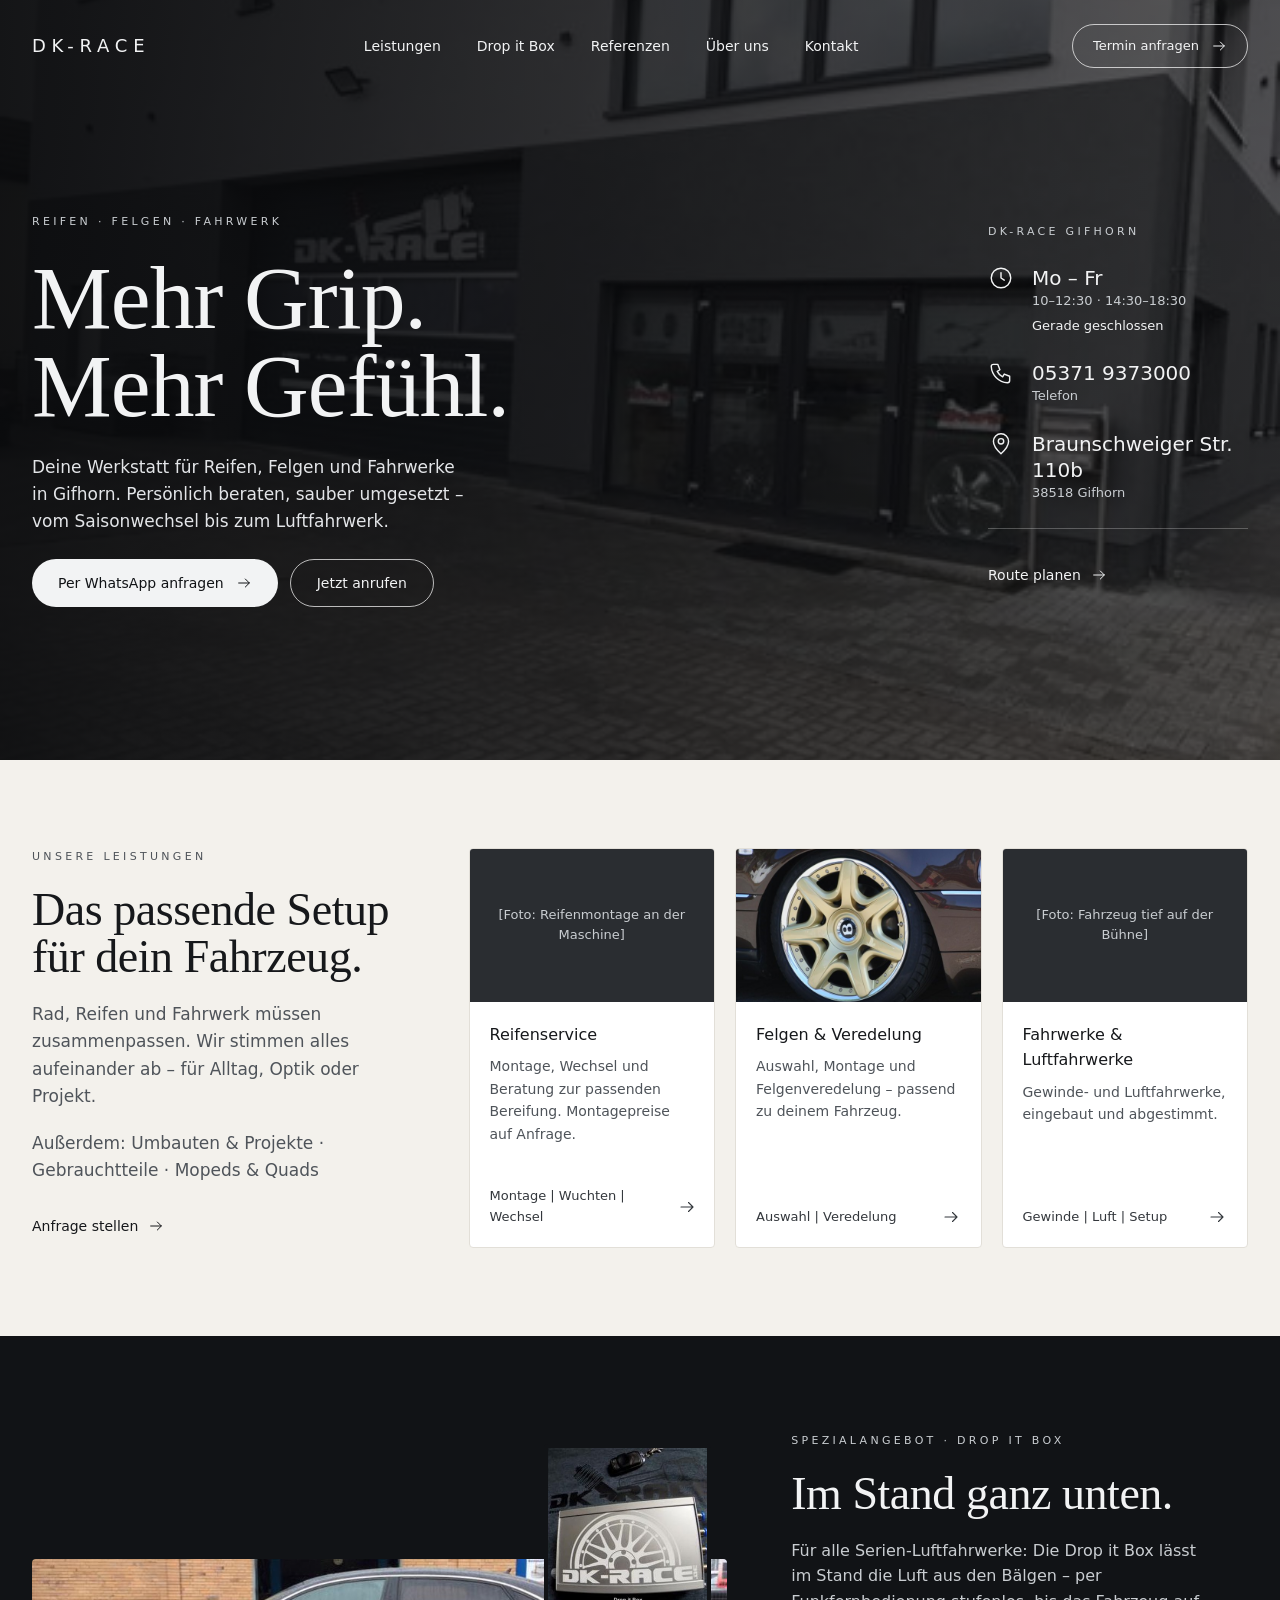
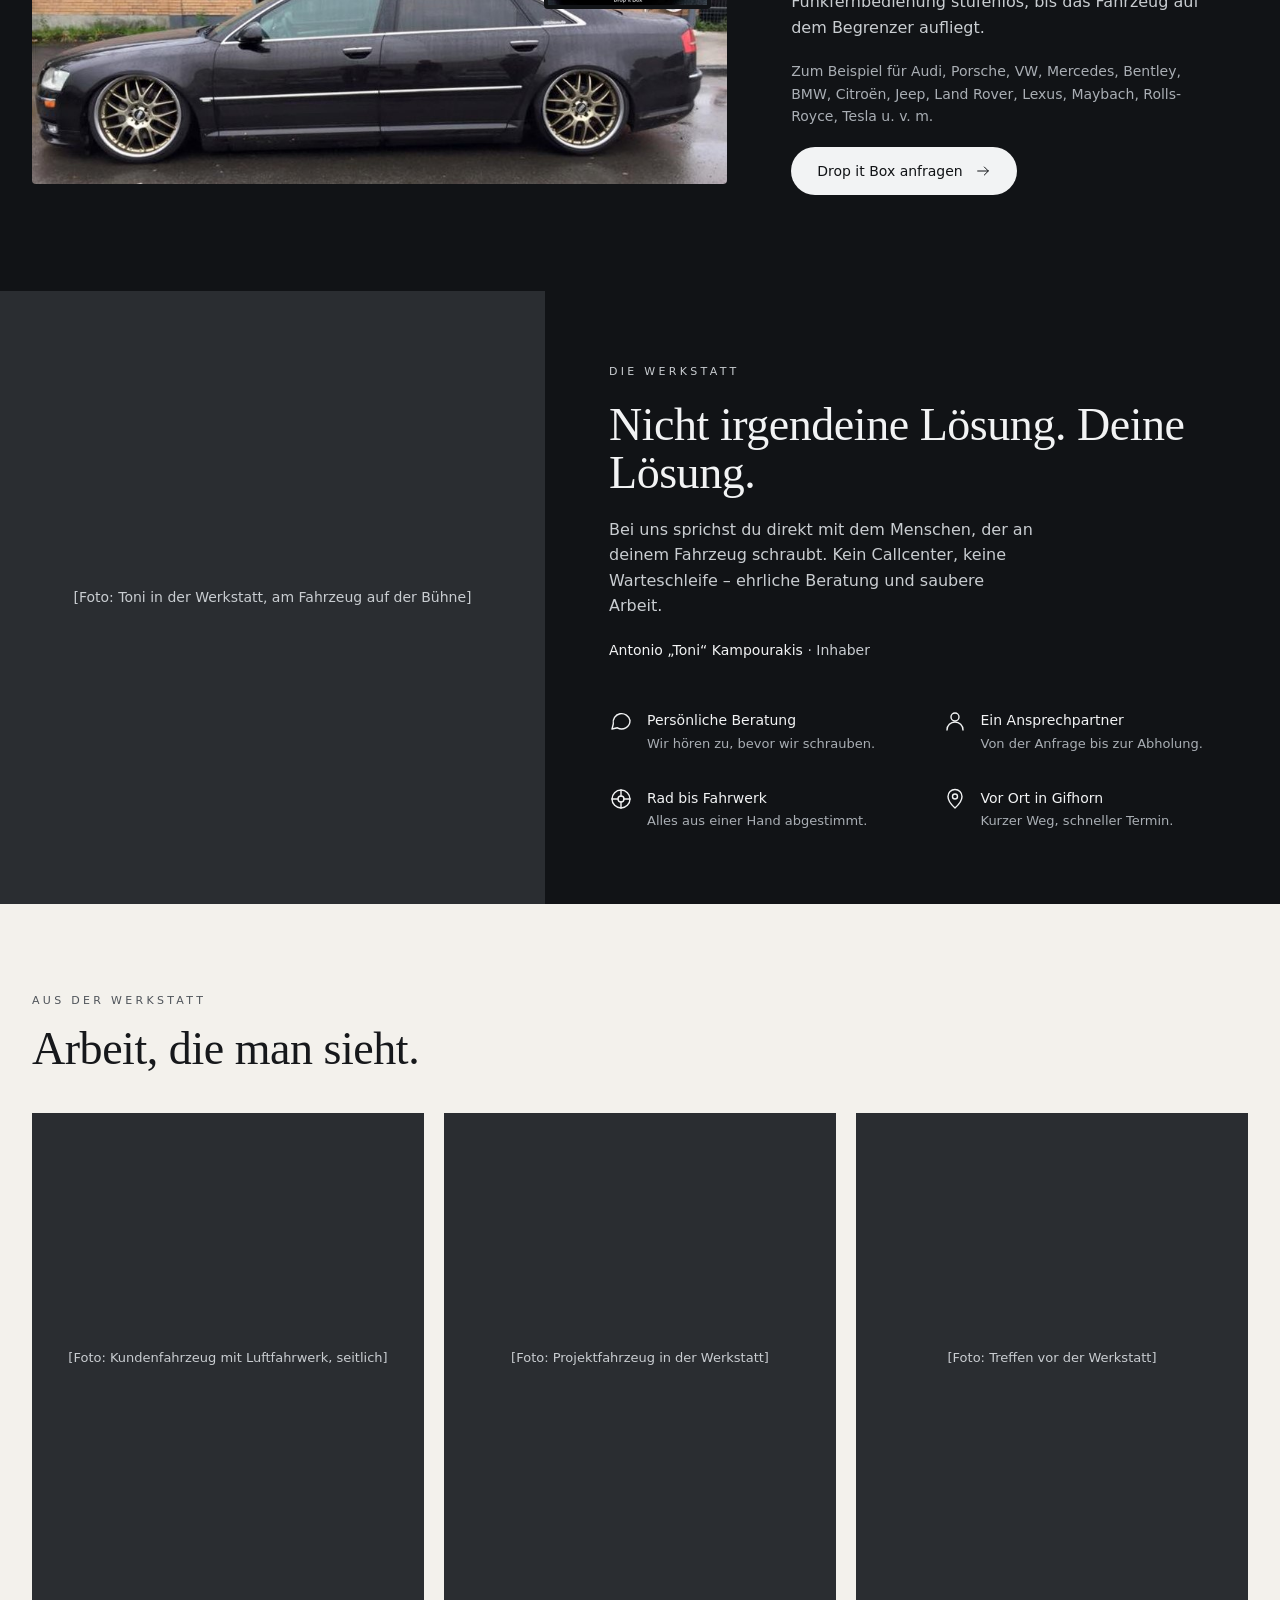
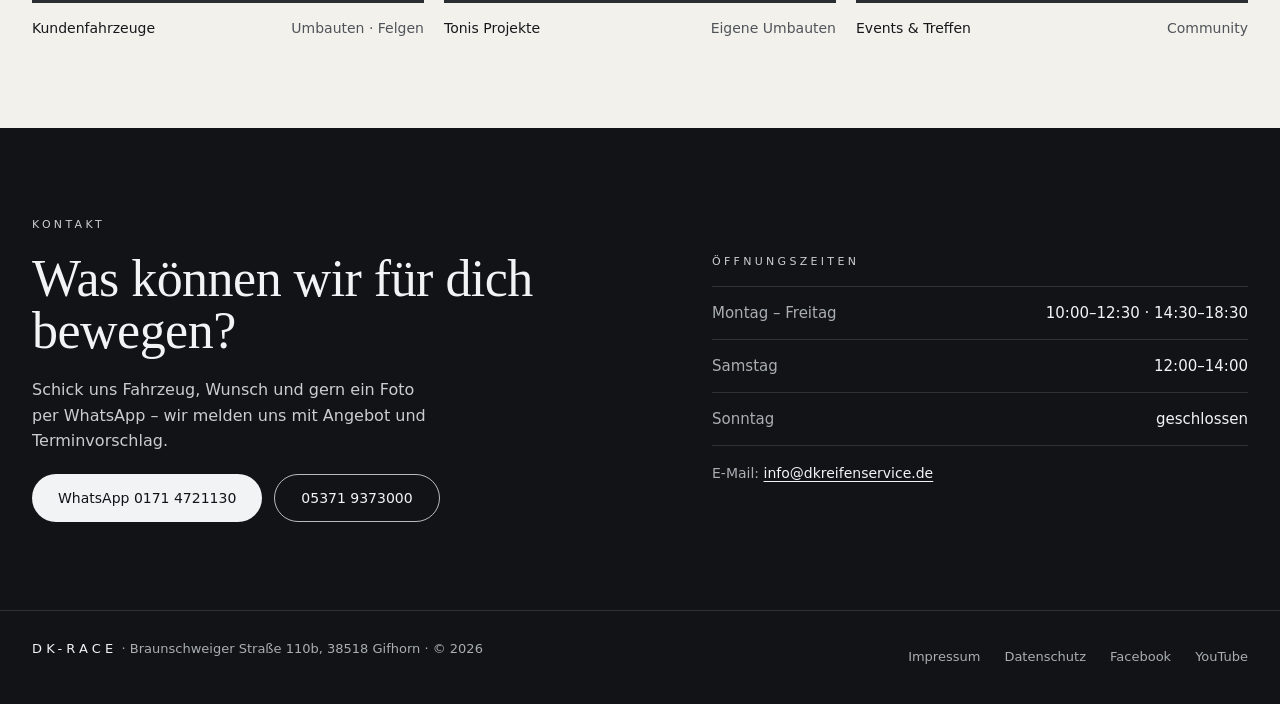
<file: index.html>
<!doctype html>
<html lang="de">
<head>
  <meta charset="utf-8">
  <meta name="viewport" content="width=device-width, initial-scale=1">
  <title>DK-Race | Reifen, Felgen &amp; Fahrwerke in Gifhorn</title>
  <meta name="description" content="DK-Race / DK-Reifenservice in Gifhorn: Reifenservice, Felgen und Felgenveredelung, Fahrwerke und Luftfahrwerke. Persönliche Beratung bei Antonio Kampourakis.">
  <meta property="og:type" content="website">
  <meta property="og:title" content="DK-Race – Reifen, Felgen &amp; Fahrwerke in Gifhorn">
  <meta property="og:description" content="Persönlich beraten, sauber umgesetzt – vom Saisonwechsel bis zum Luftfahrwerk.">
  <meta property="og:image" content="assets/images/workshop-exterior.jpg">
  <meta name="theme-color" content="#111316">
  <link rel="icon" href="favicon.svg" type="image/svg+xml">
  <link rel="stylesheet" href="styles.css">
  <script src="script.js" defer></script>
  <script type="application/ld+json">
  {
    "@context": "https://schema.org",
    "@type": "AutoRepair",
    "name": "DK-Reifenservice / DK-Race",
    "founder": "Antonio Kampourakis",
    "image": "assets/images/workshop-exterior.jpg",
    "telephone": "+49 5371 9373000",
    "email": "info@dkreifenservice.de",
    "address": {
      "@type": "PostalAddress",
      "streetAddress": "Braunschweiger Straße 110b",
      "postalCode": "38518",
      "addressLocality": "Gifhorn",
      "addressCountry": "DE"
    },
    "openingHoursSpecification": [
      { "@type": "OpeningHoursSpecification", "dayOfWeek": ["Monday","Tuesday","Wednesday","Thursday","Friday"], "opens": "10:00", "closes": "12:30" },
      { "@type": "OpeningHoursSpecification", "dayOfWeek": ["Monday","Tuesday","Wednesday","Thursday","Friday"], "opens": "14:30", "closes": "18:30" },
      { "@type": "OpeningHoursSpecification", "dayOfWeek": "Saturday", "opens": "12:00", "closes": "14:00" }
    ]
  }
  </script>
</head>
<body>
  <a class="skip-link" href="#inhalt">Zum Inhalt springen</a>

  <section class="hero" id="top">
    <img class="hero__bg" src="assets/images/workshop-exterior.jpg" alt="" width="508" height="381" fetchpriority="high">

    <header class="header wrap">
      <a class="wordmark" href="#top" aria-label="DK-Race – Startseite">DK-RACE</a>
      <button class="menu-toggle" type="button" aria-expanded="false" aria-controls="nav" data-menu-toggle>
        <span class="sr-only">Menü</span>
        <svg width="24" height="24" viewBox="0 0 24 24" aria-hidden="true"><path d="M4 7h16M4 12h16M4 17h16"/></svg>
      </button>
      <nav class="nav" id="nav" aria-label="Hauptnavigation">
        <a href="#leistungen">Leistungen</a>
        <a href="#dropitbox">Drop it Box</a>
        <a href="#referenzen">Referenzen</a>
        <a href="#werkstatt">Über uns</a>
        <a href="#kontakt">Kontakt</a>
      </nav>
      <a class="btn btn--ghost btn--sm header__cta" href="https://wa.me/491714721130">Termin anfragen <svg class="arrow" viewBox="0 0 24 24" aria-hidden="true"><path d="M4 12h16M14 6l6 6-6 6"/></svg></a>
    </header>

    <div class="hero__body wrap">
      <div class="hero__text">
        <p class="eyebrow">Reifen · Felgen · Fahrwerk</p>
        <h1>Mehr Grip.<br>Mehr Gefühl.</h1>
        <p class="lead">Deine Werkstatt für Reifen, Felgen und Fahrwerke in Gifhorn. Persönlich beraten, sauber umgesetzt – vom Saisonwechsel bis zum Luftfahrwerk.</p>
        <div class="actions">
          <a class="btn btn--solid" href="https://wa.me/491714721130">Per WhatsApp anfragen <svg class="arrow" viewBox="0 0 24 24" aria-hidden="true"><path d="M4 12h16M14 6l6 6-6 6"/></svg></a>
          <a class="btn btn--ghost" href="tel:+4953719373000">Jetzt anrufen</a>
        </div>
      </div>

      <aside class="glance" aria-label="Auf einen Blick">
        <p class="eyebrow">DK-Race Gifhorn</p>
        <div class="glance__row">
          <svg class="icon" viewBox="0 0 24 24" aria-hidden="true"><circle cx="12" cy="12" r="9"/><path d="M12 7v5l3 2"/></svg>
          <div><strong>Mo – Fr</strong><span>10–12:30 · 14:30–18:30</span><span class="open-state" data-open-state></span></div>
        </div>
        <div class="glance__row">
          <svg class="icon" viewBox="0 0 24 24" aria-hidden="true"><path d="M5 4h4l2 5-2.5 1.5a11 11 0 0 0 5 5L15 13l5 2v4a2 2 0 0 1-2 2A16 16 0 0 1 3 6a2 2 0 0 1 2-2"/></svg>
          <div><a href="tel:+4953719373000"><strong>05371 9373000</strong></a><span>Telefon</span></div>
        </div>
        <div class="glance__row">
          <svg class="icon" viewBox="0 0 24 24" aria-hidden="true"><path d="M12 21s-7-6.2-7-11.5a7 7 0 0 1 14 0C19 14.8 12 21 12 21z"/><circle cx="12" cy="9.5" r="2.5"/></svg>
          <div><strong>Braunschweiger Str. 110b</strong><span>38518 Gifhorn</span></div>
        </div>
        <hr>
        <a class="link-arrow" href="https://www.openstreetmap.org/search?query=Braunschweiger%20Stra%C3%9Fe%20110b%2C%2038518%20Gifhorn" target="_blank" rel="noopener noreferrer">Route planen <svg class="arrow" viewBox="0 0 24 24" aria-hidden="true"><path d="M4 12h16M14 6l6 6-6 6"/></svg></a>
      </aside>
    </div>
  </section>

  <main id="inhalt">
    <section class="light" id="leistungen" aria-labelledby="leistungen-titel">
      <div class="wrap split">
        <div class="split__intro">
          <p class="eyebrow">Unsere Leistungen</p>
          <h2 id="leistungen-titel">Das passende Setup für dein Fahrzeug.</h2>
          <p class="muted">Rad, Reifen und Fahrwerk müssen zusammenpassen. Wir stimmen alles aufeinander ab – für Alltag, Optik oder Projekt.</p>
          <p class="small muted">Außerdem: Umbauten &amp; Projekte · Gebrauchtteile · Mopeds &amp; Quads</p>
          <a class="link-arrow" href="#kontakt">Anfrage stellen <svg class="arrow" viewBox="0 0 24 24" aria-hidden="true"><path d="M4 12h16M14 6l6 6-6 6"/></svg></a>
        </div>
        <div class="cards">
          <article class="card">
            <div class="ph ph--card">[Foto: Reifenmontage an der Maschine]</div>
            <div class="card__body">
              <h3>Reifenservice</h3>
              <p>Montage, Wechsel und Beratung zur passenden Bereifung. Montagepreise auf Anfrage.</p>
              <div class="card__meta"><span>Montage | Wuchten | Wechsel</span><a href="https://wa.me/491714721130" aria-label="Reifenservice anfragen"><svg class="arrow" viewBox="0 0 24 24" aria-hidden="true"><path d="M4 12h16M14 6l6 6-6 6"/></svg></a></div>
            </div>
          </article>
          <article class="card">
            <img src="assets/images/felge-veredelung.jpg" alt="Mehrteilige Felge mit goldenem Stern und poliertem Felgenbett an einer Limousine" width="640" height="480" loading="lazy">
            <div class="card__body">
              <h3>Felgen &amp; Veredelung</h3>
              <p>Auswahl, Montage und Felgenveredelung – passend zu deinem Fahrzeug.</p>
              <div class="card__meta"><span>Auswahl | Veredelung</span><a href="https://wa.me/491714721130" aria-label="Felgen anfragen"><svg class="arrow" viewBox="0 0 24 24" aria-hidden="true"><path d="M4 12h16M14 6l6 6-6 6"/></svg></a></div>
            </div>
          </article>
          <article class="card">
            <div class="ph ph--card">[Foto: Fahrzeug tief auf der Bühne]</div>
            <div class="card__body">
              <h3>Fahrwerke &amp; Luftfahrwerke</h3>
              <p>Gewinde- und Luftfahrwerke, eingebaut und abgestimmt.</p>
              <div class="card__meta"><span>Gewinde | Luft | Setup</span><a href="https://wa.me/491714721130" aria-label="Fahrwerk anfragen"><svg class="arrow" viewBox="0 0 24 24" aria-hidden="true"><path d="M4 12h16M14 6l6 6-6 6"/></svg></a></div>
            </div>
          </article>
        </div>
      </div>
    </section>

    <section class="drop" id="dropitbox" aria-labelledby="drop-titel">
      <div class="drop__media">
        <img class="drop__car" src="assets/images/dropitbox-audi.jpg" alt="Schwarze Limousine mit Luftfahrwerk, im Stand komplett abgesenkt, vor der Werkstatt" width="924" height="298" loading="lazy">
        <img class="drop__box" src="assets/images/dropitbox.jpg" alt="Drop it Box: Steuergerät mit DK-Race-Gravur und Funkfernbedienung" width="295" height="292" loading="lazy">
      </div>
      <div class="drop__text">
        <p class="eyebrow">Spezialangebot · Drop it Box</p>
        <h2 id="drop-titel">Im Stand ganz unten.</h2>
        <p class="muted">Für alle Serien-Luftfahrwerke: Die Drop it Box lässt im Stand die Luft aus den Bälgen – per Funkfernbedienung stufenlos, bis das Fahrzeug auf dem Begrenzer aufliegt.</p>
        <p class="small">Zum Beispiel für Audi, Porsche, VW, Mercedes, Bentley, BMW, Citroën, Jeep, Land Rover, Lexus, Maybach, Rolls-Royce, Tesla u. v. m.</p>
        <div class="actions">
          <a class="btn btn--solid" href="https://wa.me/491714721130">Drop it Box anfragen <svg class="arrow" viewBox="0 0 24 24" aria-hidden="true"><path d="M4 12h16M14 6l6 6-6 6"/></svg></a>
        </div>
      </div>
    </section>

    <section class="about" id="werkstatt" aria-labelledby="werkstatt-titel">
      <div class="ph about__img">[Foto: Toni in der Werkstatt, am Fahrzeug auf der Bühne]</div>
      <div class="about__body">
        <div class="about__text">
          <p class="eyebrow">Die Werkstatt</p>
          <h2 id="werkstatt-titel">Nicht irgendeine Lösung. Deine Lösung.</h2>
          <p class="muted">Bei uns sprichst du direkt mit dem Menschen, der an deinem Fahrzeug schraubt. Kein Callcenter, keine Warteschleife – ehrliche Beratung und saubere Arbeit.</p>
          <p class="small">Antonio „Toni“ Kampourakis <span class="muted">· Inhaber</span></p>
        </div>
        <ul class="features">
          <li><svg class="icon" viewBox="0 0 24 24" aria-hidden="true"><path d="M21 11.5a8.4 8.4 0 0 1-12.6 7.3L3 20l1.3-5.2A8.5 8.5 0 1 1 21 11.5z"/></svg><div><h3>Persönliche Beratung</h3><p>Wir hören zu, bevor wir schrauben.</p></div></li>
          <li><svg class="icon" viewBox="0 0 24 24" aria-hidden="true"><circle cx="12" cy="8" r="4"/><path d="M4 21a8 8 0 0 1 16 0"/></svg><div><h3>Ein Ansprechpartner</h3><p>Von der Anfrage bis zur Abholung.</p></div></li>
          <li><svg class="icon" viewBox="0 0 24 24" aria-hidden="true"><circle cx="12" cy="12" r="9"/><circle cx="12" cy="12" r="3"/><path d="M12 3v6M12 15v6M3 12h6M15 12h6"/></svg><div><h3>Rad bis Fahrwerk</h3><p>Alles aus einer Hand abgestimmt.</p></div></li>
          <li><svg class="icon" viewBox="0 0 24 24" aria-hidden="true"><path d="M12 21s-7-6.2-7-11.5a7 7 0 0 1 14 0C19 14.8 12 21 12 21z"/><circle cx="12" cy="9.5" r="2.5"/></svg><div><h3>Vor Ort in Gifhorn</h3><p>Kurzer Weg, schneller Termin.</p></div></li>
        </ul>
      </div>
    </section>

    <section class="light" id="referenzen" aria-labelledby="referenzen-titel">
      <div class="wrap">
        <div class="section-head">
          <div>
            <p class="eyebrow">Aus der Werkstatt</p>
            <h2 id="referenzen-titel">Arbeit, die man sieht.</h2>
          </div>
        </div>
        <div class="gallery">
          <figure><div class="ph ph--tall">[Foto: Kundenfahrzeug mit Luftfahrwerk, seitlich]</div><figcaption><span>Kundenfahrzeuge</span><span class="muted">Umbauten · Felgen</span></figcaption></figure>
          <figure><div class="ph ph--tall">[Foto: Projektfahrzeug in der Werkstatt]</div><figcaption><span>Tonis Projekte</span><span class="muted">Eigene Umbauten</span></figcaption></figure>
          <figure><div class="ph ph--tall">[Foto: Treffen vor der Werkstatt]</div><figcaption><span>Events &amp; Treffen</span><span class="muted">Community</span></figcaption></figure>
        </div>
      </div>
    </section>

    <section class="contact" id="kontakt" aria-labelledby="kontakt-titel">
      <div class="wrap split split--center">
        <div class="contact__text">
          <p class="eyebrow">Kontakt</p>
          <h2 id="kontakt-titel">Was können wir für dich bewegen?</h2>
          <p class="muted">Schick uns Fahrzeug, Wunsch und gern ein Foto per WhatsApp – wir melden uns mit Angebot und Terminvorschlag.</p>
          <div class="actions">
            <a class="btn btn--solid" href="https://wa.me/491714721130">WhatsApp 0171 4721130</a>
            <a class="btn btn--ghost" href="tel:+4953719373000">05371 9373000</a>
          </div>
        </div>
        <div>
          <table class="hours">
            <caption class="eyebrow">Öffnungszeiten</caption>
            <tbody>
              <tr><th scope="row">Montag – Freitag</th><td>10:00–12:30 · 14:30–18:30</td></tr>
              <tr><th scope="row">Samstag</th><td>12:00–14:00</td></tr>
              <tr><th scope="row">Sonntag</th><td>geschlossen</td></tr>
            </tbody>
          </table>
          <p class="small muted">E-Mail: <a href="mailto:info@dkreifenservice.de">info@dkreifenservice.de</a></p>
        </div>
      </div>
    </section>
  </main>

  <footer class="footer">
    <div class="wrap footer__inner">
      <span><span class="wordmark wordmark--sm">DK-RACE</span> · Braunschweiger Straße 110b, 38518 Gifhorn · © <span data-year>2026</span></span>
      <nav aria-label="Rechtliches und Social Media">
        <a href="impressum.html">Impressum</a>
        <a href="datenschutz.html">Datenschutz</a>
        <a href="[FACEBOOK-URL]" rel="noopener noreferrer">Facebook</a>
        <a href="[YOUTUBE-URL]" rel="noopener noreferrer">YouTube</a>
      </nav>
    </div>
  </footer>

  <a class="sticky-cta btn btn--solid" href="https://wa.me/491714721130">Per WhatsApp anfragen</a>
</body>
</html>
</file>
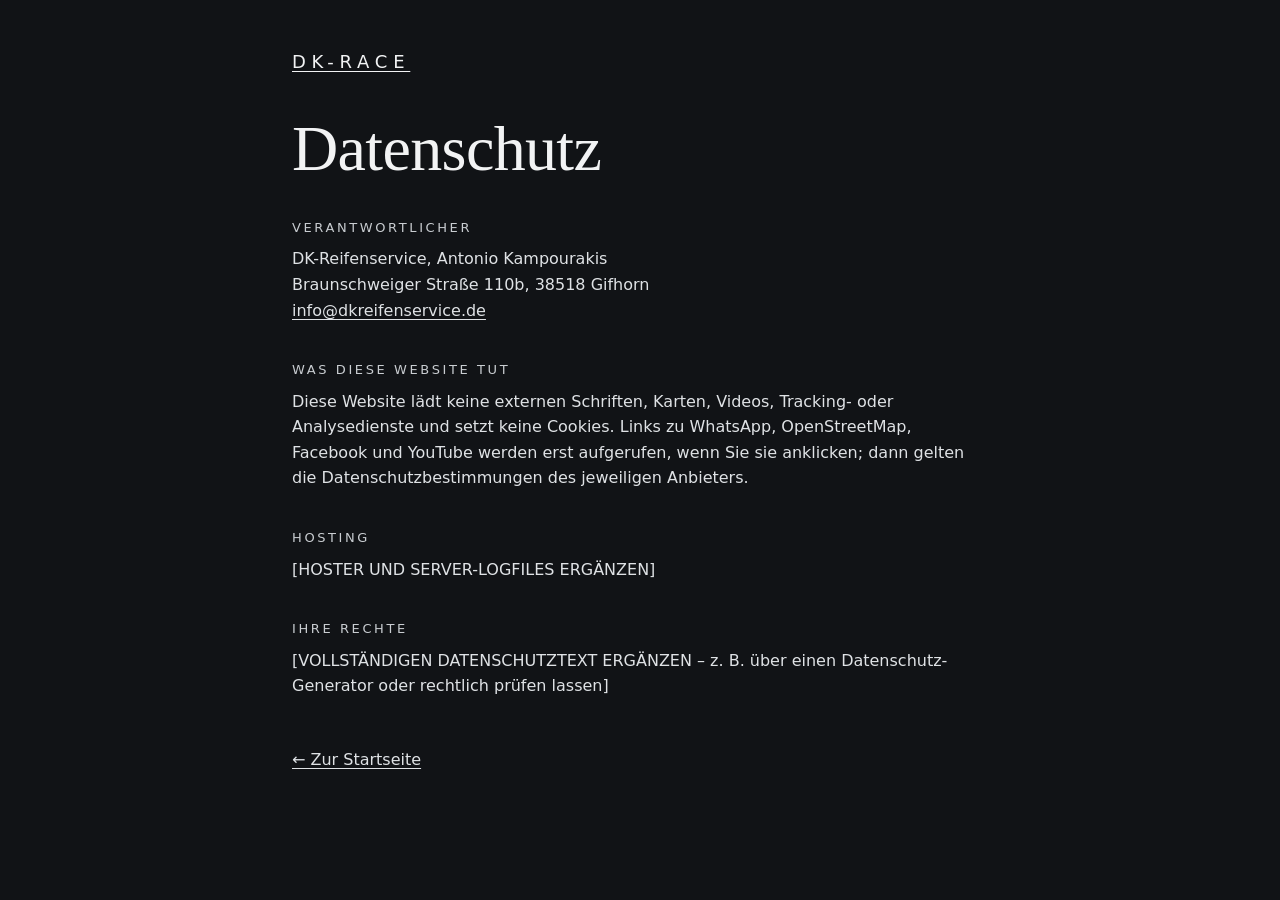
<file: datenschutz.html>
<!doctype html>
<html lang="de">
<head>
  <meta charset="utf-8">
  <meta name="viewport" content="width=device-width, initial-scale=1">
  <title>Datenschutz | DK-Race</title>
  <meta name="robots" content="noindex">
  <link rel="icon" href="favicon.svg" type="image/svg+xml">
  <link rel="stylesheet" href="styles.css">
</head>
<body>
  <div class="page">
    <a class="wordmark" href="index.html">DK-RACE</a>
    <h1>Datenschutz</h1>

    <h2>Verantwortlicher</h2>
    <address>
      DK-Reifenservice, Antonio Kampourakis<br>
      Braunschweiger Straße 110b, 38518 Gifhorn<br>
      <a href="mailto:info@dkreifenservice.de">info@dkreifenservice.de</a>
    </address>

    <h2>Was diese Website tut</h2>
    <p>Diese Website lädt keine externen Schriften, Karten, Videos, Tracking- oder Analysedienste und setzt keine Cookies. Links zu WhatsApp, OpenStreetMap, Facebook und YouTube werden erst aufgerufen, wenn Sie sie anklicken; dann gelten die Datenschutzbestimmungen des jeweiligen Anbieters.</p>

    <h2>Hosting</h2>
    <p>[HOSTER UND SERVER-LOGFILES ERGÄNZEN]</p>

    <h2>Ihre Rechte</h2>
    <p>[VOLLSTÄNDIGEN DATENSCHUTZTEXT ERGÄNZEN – z. B. über einen Datenschutz-Generator oder rechtlich prüfen lassen]</p>

    <p style="margin-top: 48px"><a href="index.html">← Zur Startseite</a></p>
  </div>
</body>
</html>
</file>
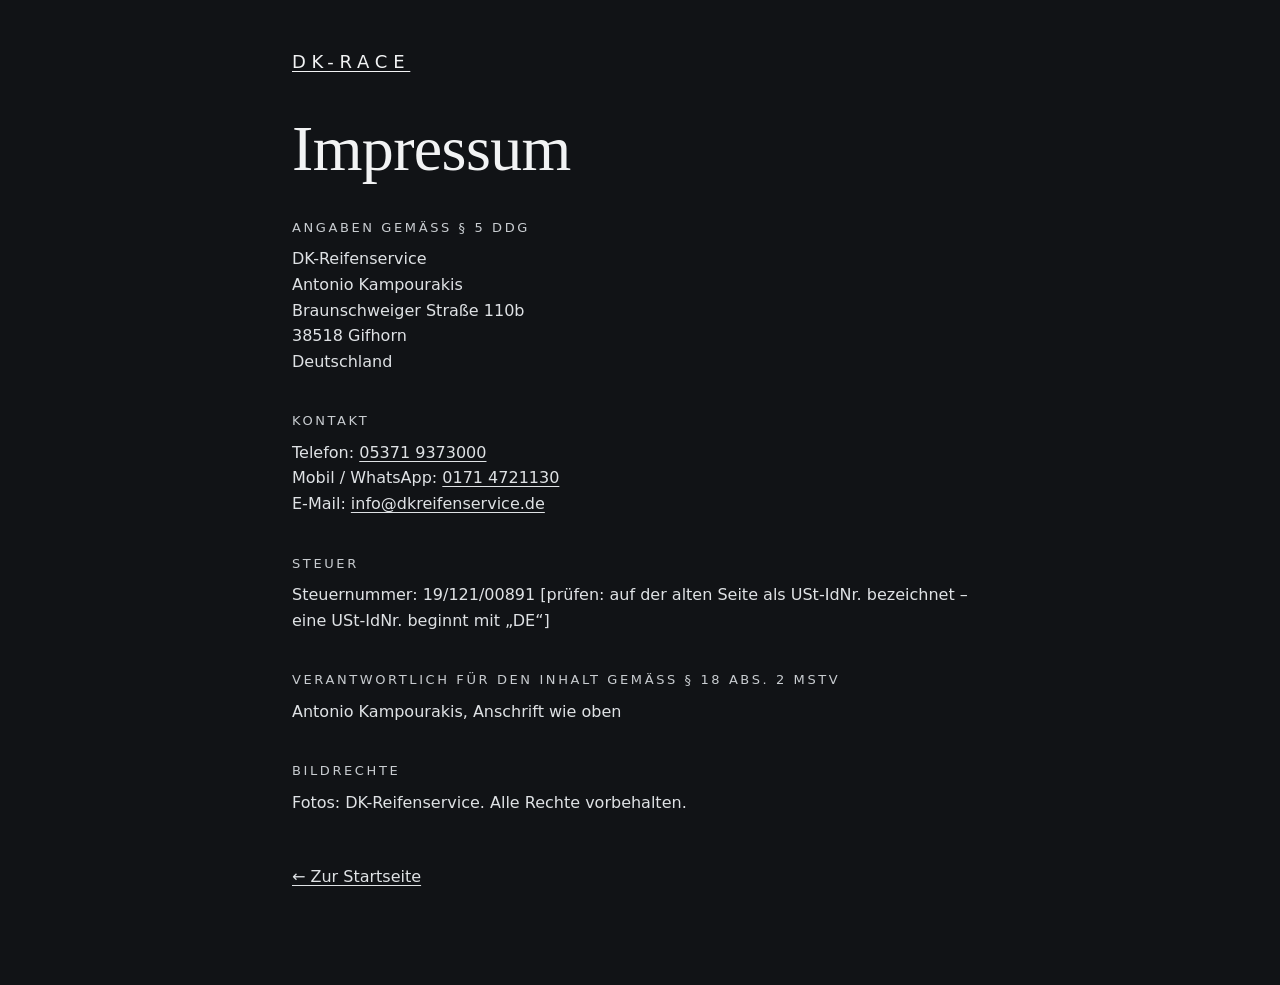
<file: impressum.html>
<!doctype html>
<html lang="de">
<head>
  <meta charset="utf-8">
  <meta name="viewport" content="width=device-width, initial-scale=1">
  <title>Impressum | DK-Race</title>
  <meta name="robots" content="noindex">
  <link rel="icon" href="favicon.svg" type="image/svg+xml">
  <link rel="stylesheet" href="styles.css">
</head>
<body>
  <div class="page">
    <a class="wordmark" href="index.html">DK-RACE</a>
    <h1>Impressum</h1>

    <h2>Angaben gemäß § 5 DDG</h2>
    <address>
      DK-Reifenservice<br>
      Antonio Kampourakis<br>
      Braunschweiger Straße 110b<br>
      38518 Gifhorn<br>
      Deutschland
    </address>

    <h2>Kontakt</h2>
    <p>
      Telefon: <a href="tel:+4953719373000">05371 9373000</a><br>
      Mobil / WhatsApp: <a href="tel:+491714721130">0171 4721130</a><br>
      E-Mail: <a href="mailto:info@dkreifenservice.de">info@dkreifenservice.de</a>
    </p>

    <h2>Steuer</h2>
    <p>Steuernummer: 19/121/00891 [prüfen: auf der alten Seite als USt-IdNr. bezeichnet – eine USt-IdNr. beginnt mit „DE“]</p>

    <h2>Verantwortlich für den Inhalt gemäß § 18 Abs. 2 MStV</h2>
    <p>Antonio Kampourakis, Anschrift wie oben</p>

    <h2>Bildrechte</h2>
    <p>Fotos: DK-Reifenservice. Alle Rechte vorbehalten.</p>

    <p style="margin-top: 48px"><a href="index.html">← Zur Startseite</a></p>
  </div>
</body>
</html>
</file>
<file: styles.css>
/* DK-Race – schlanke Startseite. Keine externen Ressourcen. */

:root {
  --ink: #111316;
  --ink-2: #2a2d31;
  --line: #2e3136;
  --paper: #f3f1ec;
  --card: #ffffff;
  --card-line: #e2dfd8;
  --text: #f2f3f4;
  --text-dark: #16181b;
  --muted-dark: #a9aeb4;   /* auf --ink: 8.3:1 */
  --muted-light: #4f545a;  /* auf --paper: 7.0:1 */
  --serif: "Instrument Serif", "Iowan Old Style", "Palatino Linotype", Palatino, Georgia, serif;
  --sans: Inter, system-ui, -apple-system, "Segoe UI", Roboto, sans-serif;
  --wrap: 1280px;
  --pad: clamp(20px, 4vw, 32px);
  --radius-pill: 999px;
}

*, *::before, *::after { box-sizing: border-box; }
html { scroll-behavior: smooth; }
@media (prefers-reduced-motion: reduce) { html { scroll-behavior: auto; } }

body {
  margin: 0;
  background: var(--ink);
  color: var(--text);
  font: 400 16px/1.6 var(--sans);
  -webkit-font-smoothing: antialiased;
}

img { max-width: 100%; display: block; }
a { color: inherit; text-decoration: none; }
a:hover { opacity: .8; }
:focus-visible { outline: 2px solid #67e8f9; outline-offset: 3px; }
h1, h2, h3, p { margin: 0; }
h1, h2 { font-family: var(--serif); font-weight: 400; letter-spacing: -.01em; }
h2 { font-size: clamp(34px, 4.5vw, 46px); line-height: 1.04; }
h3 { font-size: 16px; font-weight: 500; }

.wrap { max-width: var(--wrap); margin: 0 auto; padding-inline: var(--pad); }
.sr-only { position: absolute; width: 1px; height: 1px; overflow: hidden; clip: rect(0 0 0 0); white-space: nowrap; }
.skip-link { position: absolute; left: 16px; top: -60px; z-index: 50; background: var(--text); color: var(--ink); padding: 10px 16px; border-radius: 6px; }
.skip-link:focus { top: 16px; }

.eyebrow { font-size: 11px; letter-spacing: .3em; text-transform: uppercase; color: #c9cdd1; }
.light .eyebrow { color: var(--muted-light); }
.muted { color: var(--muted-dark); font-weight: 300; }
.light .muted { color: var(--muted-light); }
.small { font-size: 14px; }

svg { fill: none; stroke: currentColor; stroke-width: 1.4; stroke-linecap: round; stroke-linejoin: round; }
.arrow { width: 16px; height: 16px; stroke-width: 1.5; flex: none; }
.icon { width: 24px; height: 24px; flex: none; }

/* Buttons */
.btn {
  display: inline-flex; align-items: center; justify-content: center; gap: 12px;
  min-height: 48px; padding: 0 26px; border-radius: var(--radius-pill);
  font-size: 14px; font-weight: 500; white-space: nowrap;
}
.btn--solid { background: var(--text); color: var(--ink); }
.btn--ghost { border: 1px solid rgba(255,255,255,.7); }
.btn--sm { min-height: 44px; padding: 0 20px; font-size: 13px; font-weight: 400; }
.actions { display: flex; flex-wrap: wrap; gap: 12px; }
.link-arrow { display: inline-flex; align-items: center; gap: 10px; min-height: 44px; font-size: 14px; font-weight: 500; }

/* Hero */
.hero { position: relative; min-height: min(760px, 100svh); display: flex; flex-direction: column; overflow: hidden; }
.hero__bg { position: absolute; inset: 0; width: 100%; height: 100%; object-fit: cover; object-position: 60% 40%; filter: grayscale(.35) brightness(.55); }
.hero::after { content: ""; position: absolute; inset: 0; background: linear-gradient(90deg, rgba(10,11,13,.92), rgba(10,11,13,.7) 45%, rgba(10,11,13,.35)); }
.hero > :not(.hero__bg) { position: relative; z-index: 1; }

.header { width: 100%; display: flex; align-items: center; justify-content: space-between; gap: 16px 40px; padding-block: 24px; }
.wordmark { font-size: 18px; font-weight: 500; letter-spacing: .32em; }
.wordmark--sm { font-size: inherit; color: var(--text); }
.nav { display: flex; gap: 36px; font-size: 14px; }
.nav a { padding: 10px 0; }
.menu-toggle { display: none; background: none; border: 0; color: inherit; width: 44px; height: 44px; padding: 10px; cursor: pointer; }

.hero__body { flex: 1; width: 100%; display: flex; flex-wrap: wrap; align-items: center; justify-content: space-between; gap: 48px; padding-block: 40px 72px; }
.hero__text { flex: 1 1 460px; min-width: 0; display: grid; gap: 24px; }
.hero h1 { font-size: clamp(48px, 7vw, 92px); line-height: .98; }
.lead { max-width: 40ch; font-size: 17px; font-weight: 300; color: #e3e5e8; }

.glance { flex: 0 1 260px; min-width: 220px; display: grid; gap: 24px; }
.glance__row { display: flex; gap: 18px; align-items: flex-start; }
.glance__row .icon { width: 26px; height: 26px; stroke-width: 1.3; }
.glance strong { display: block; font-size: 20px; font-weight: 400; line-height: 1.3; }
.glance span { display: block; font-size: 13px; color: #c9cdd1; }
.glance .open-state:empty { display: none; }
.glance .open-state { margin-top: 4px; color: var(--text); }
.glance hr { border: 0; height: 1px; margin: 0; background: rgba(255,255,255,.25); }

/* Light sections */
.light { background: var(--paper); color: var(--text-dark); }
.light > .wrap { padding-block: clamp(64px, 8vw, 88px); }

.split { display: flex; flex-wrap: wrap; gap: 48px 64px; }
.split--center { align-items: center; }
.split__intro { flex: 1 1 300px; min-width: 0; display: grid; gap: 20px; align-content: start; }
.split__intro .muted { max-width: 34ch; font-size: 17px; }

.cards { flex: 2.2 1 620px; min-width: 0; display: grid; grid-template-columns: repeat(auto-fit, minmax(220px, 1fr)); gap: 20px; }
.card { background: var(--card); border: 1px solid var(--card-line); border-radius: 4px; overflow: hidden; display: flex; flex-direction: column; }
.card img { width: 100%; height: auto; aspect-ratio: 16 / 10; object-fit: cover; }
.card__body { padding: 20px; display: flex; flex-direction: column; gap: 8px; flex: 1; }
.card__body p { font-size: 14px; color: var(--muted-light); font-weight: 300; flex: 1; }
.card__meta { display: flex; align-items: center; justify-content: space-between; gap: 12px; margin-top: 12px; font-size: 13px; color: #33373c; }
.card__meta a { display: inline-flex; align-items: center; justify-content: center; width: 44px; height: 44px; margin: -12px -12px -12px 0; }
.card__meta .arrow { width: 18px; height: 18px; }

/* Bildplatzhalter – vor Livegang durch echte Fotos ersetzen */
.ph { background: var(--ink-2); color: #c9cdd1; display: flex; align-items: center; justify-content: center; padding: 24px; text-align: center; font-size: 13px; }
.ph--card { aspect-ratio: 16 / 10; }
.ph--tall { aspect-ratio: 4 / 5; }

/* Drop it Box */
.drop { display: flex; flex-wrap: wrap; align-items: center; gap: 48px 64px; max-width: var(--wrap); margin: 0 auto; padding: clamp(64px, 8vw, 96px) var(--pad); }
.drop__media { flex: 1.5 1 520px; min-width: 0; position: relative; padding-top: clamp(56px, 9vw, 120px); }
.drop__car { width: 100%; height: auto; aspect-ratio: 924 / 298; object-fit: cover; border-radius: 4px; }
.drop__box { position: absolute; right: 16px; top: 0; width: clamp(110px, 24%, 180px); height: auto; border-radius: 4px; border: 4px solid var(--ink); }
.drop__text { flex: 1 1 340px; min-width: 0; display: grid; gap: 20px; }
.drop__text .muted { max-width: 42ch; color: #c9cdd1; }
.drop__text .small { color: var(--muted-dark); max-width: 46ch; }

/* Über uns */
.about { display: flex; flex-wrap: wrap; }
.about__img { flex: 1 1 420px; min-height: 440px; font-size: 14px; }
.about__body { flex: 1.4 1 560px; min-width: 0; display: flex; flex-wrap: wrap; gap: 48px; align-items: center; padding: clamp(56px, 7vw, 72px) var(--pad) clamp(56px, 7vw, 72px) clamp(20px, 5vw, 64px); }
.about__text { flex: 1 1 320px; min-width: 0; display: grid; gap: 20px; }
.about__text .muted { max-width: 42ch; color: #c9cdd1; }
.features { flex: 1 1 300px; min-width: 0; margin: 0; padding: 0; list-style: none; display: grid; grid-template-columns: repeat(2, minmax(0, 1fr)); gap: 32px 28px; }
.features li { display: flex; gap: 14px; }
.features h3 { font-size: 14px; }
.features p { margin-top: 2px; font-size: 13px; color: var(--muted-dark); }

/* Referenzen */
.section-head { margin-bottom: 40px; display: grid; gap: 16px; }
.section-head > div { display: grid; gap: 16px; }
.gallery { display: grid; grid-template-columns: repeat(auto-fit, minmax(260px, 1fr)); gap: 20px; }
.gallery figure { margin: 0; }
.gallery figcaption { margin-top: 14px; display: flex; justify-content: space-between; gap: 12px; font-size: 14px; font-weight: 500; }
.gallery figcaption .muted { font-weight: 400; }

/* Kontakt */
.contact > .wrap { padding-block: clamp(64px, 8vw, 88px); }
.contact__text { flex: 1 1 420px; min-width: 0; display: grid; gap: 20px; }
.contact__text h2 { font-size: clamp(38px, 5vw, 52px); line-height: 1; }
.contact__text .muted { max-width: 40ch; color: #c9cdd1; }
.contact .split > div:last-child { flex: 1 1 340px; min-width: 0; }
.hours { width: 100%; border-collapse: collapse; font-size: 15px; margin-bottom: 16px; }
.hours caption { text-align: left; padding-bottom: 16px; }
.hours tr { border-top: 1px solid var(--line); }
.hours tr:last-child { border-bottom: 1px solid var(--line); }
.hours th { text-align: left; font-weight: 400; color: var(--muted-dark); padding: 14px 16px 14px 0; }
.hours td { text-align: right; padding: 14px 0; }
.contact a[href^="mailto"] { color: var(--text); text-decoration: underline; text-underline-offset: 3px; }

/* Footer */
.footer { border-top: 1px solid var(--line); }
.footer__inner { padding-block: 28px; display: flex; flex-wrap: wrap; justify-content: space-between; gap: 12px 32px; font-size: 13px; color: var(--muted-dark); }
.footer nav { display: flex; flex-wrap: wrap; gap: 4px 24px; }
.footer nav a { padding: 8px 0; }

.sticky-cta { display: none; }

/* Unterseiten (Impressum, Datenschutz) */
.page { max-width: 760px; margin: 0 auto; padding: 48px var(--pad) 96px; }
.page h1 { font-size: clamp(40px, 6vw, 64px); line-height: 1; margin: 40px 0 32px; }
.page h2 { font-family: var(--sans); font-size: 13px; font-weight: 500; letter-spacing: .2em; text-transform: uppercase; color: #c9cdd1; margin: 40px 0 12px; }
.page p, .page address { font-style: normal; color: #dfe2e5; font-weight: 300; }
.page a { text-decoration: underline; text-underline-offset: 3px; }

/* Mobil */
@media (max-width: 860px) {
  .menu-toggle { display: inline-flex; }
  .header { flex-wrap: wrap; }
  .header__cta { display: none; }
  .nav { display: none; flex-basis: 100%; flex-direction: column; gap: 0; font-size: 17px; border-top: 1px solid rgba(255,255,255,.2); }
  .nav.is-open { display: flex; }
  .nav a { padding: 14px 0; border-bottom: 1px solid rgba(255,255,255,.12); }
  .glance { flex-basis: 100%; }
  .features { grid-template-columns: 1fr; }
  .about__img { min-height: 280px; }
  .sticky-cta { display: inline-flex; position: fixed; left: 16px; right: 16px; bottom: 16px; z-index: 40; box-shadow: 0 6px 24px rgba(0,0,0,.35); }
  .footer { padding-bottom: 80px; }
}
</file>
